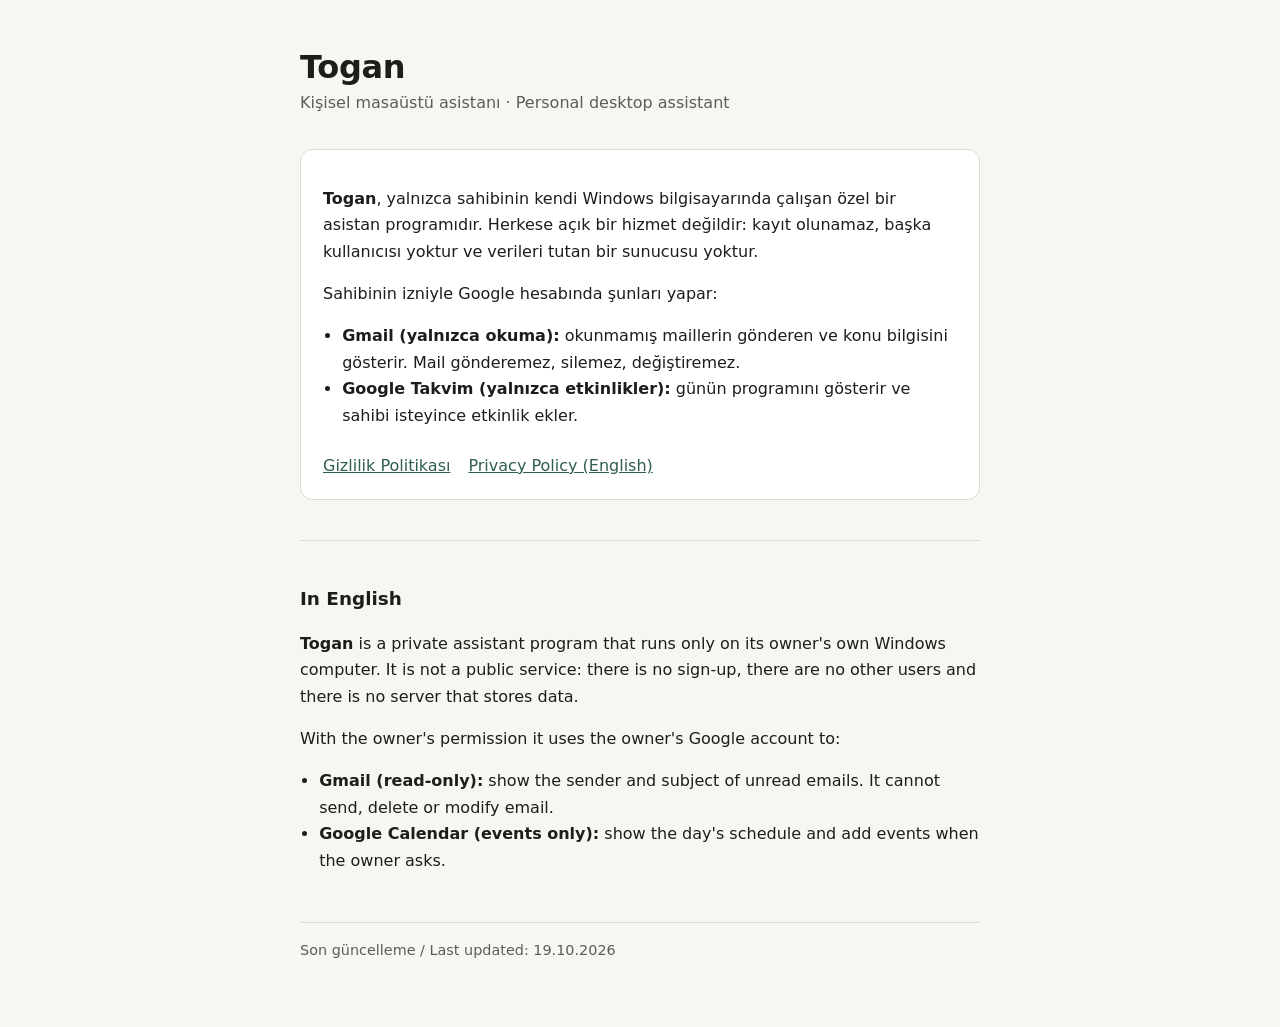
<file: index.html>
<!doctype html>
<html lang="tr">
<head>
<meta charset="utf-8">
<meta name="viewport" content="width=device-width, initial-scale=1">
<title>Togan</title>
<meta name="description" content="Togan: yalnızca sahibinin bilgisayarında çalışan kişisel masaüstü asistanı.">
<link rel="stylesheet" href="style.css">
</head>
<body>
<main>
  <h1>Togan</h1>
  <p class="sub">Kişisel masaüstü asistanı · Personal desktop assistant</p>

  <div class="card">
    <p><strong>Togan</strong>, yalnızca sahibinin kendi Windows bilgisayarında çalışan özel bir
    asistan programıdır. Herkese açık bir hizmet değildir: kayıt olunamaz, başka kullanıcısı yoktur
    ve verileri tutan bir sunucusu yoktur.</p>
    <p>Sahibinin izniyle Google hesabında şunları yapar:</p>
    <ul>
      <li><strong>Gmail (yalnızca okuma):</strong> okunmamış maillerin gönderen ve konu bilgisini
        gösterir. Mail gönderemez, silemez, değiştiremez.</li>
      <li><strong>Google Takvim (yalnızca etkinlikler):</strong> günün programını gösterir ve
        sahibi isteyince etkinlik ekler.</li>
    </ul>
    <nav><a href="privacy.html">Gizlilik Politikası</a><a href="privacy.html#en">Privacy Policy (English)</a></nav>
  </div>

  <div class="lang" lang="en">
    <h2>In English</h2>
    <p><strong>Togan</strong> is a private assistant program that runs only on its owner's own Windows
    computer. It is not a public service: there is no sign-up, there are no other users and there is no
    server that stores data.</p>
    <p>With the owner's permission it uses the owner's Google account to:</p>
    <ul>
      <li><strong>Gmail (read-only):</strong> show the sender and subject of unread emails. It cannot
        send, delete or modify email.</li>
      <li><strong>Google Calendar (events only):</strong> show the day's schedule and add events when
        the owner asks.</li>
    </ul>
  </div>

  <footer>Son güncelleme / Last updated: 19.10.2026</footer>
</main>
</body>
</html>
</file>
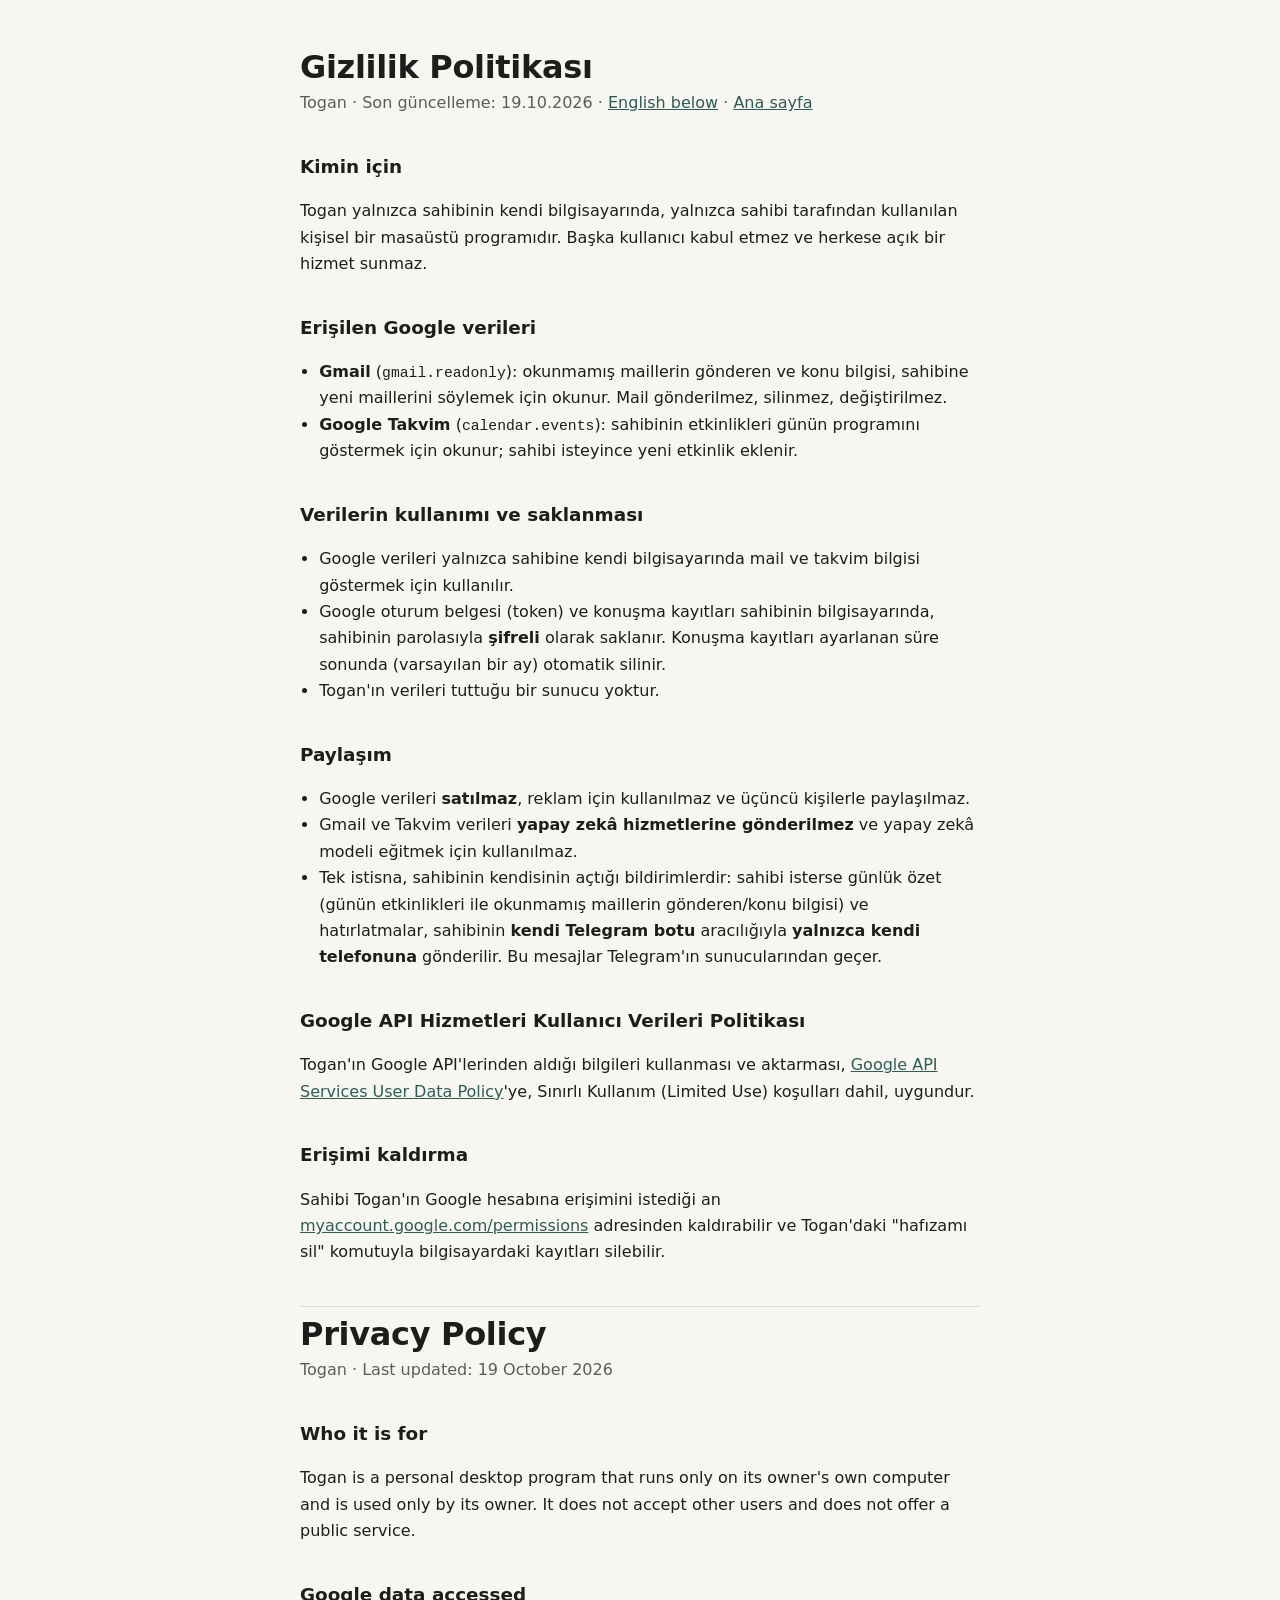
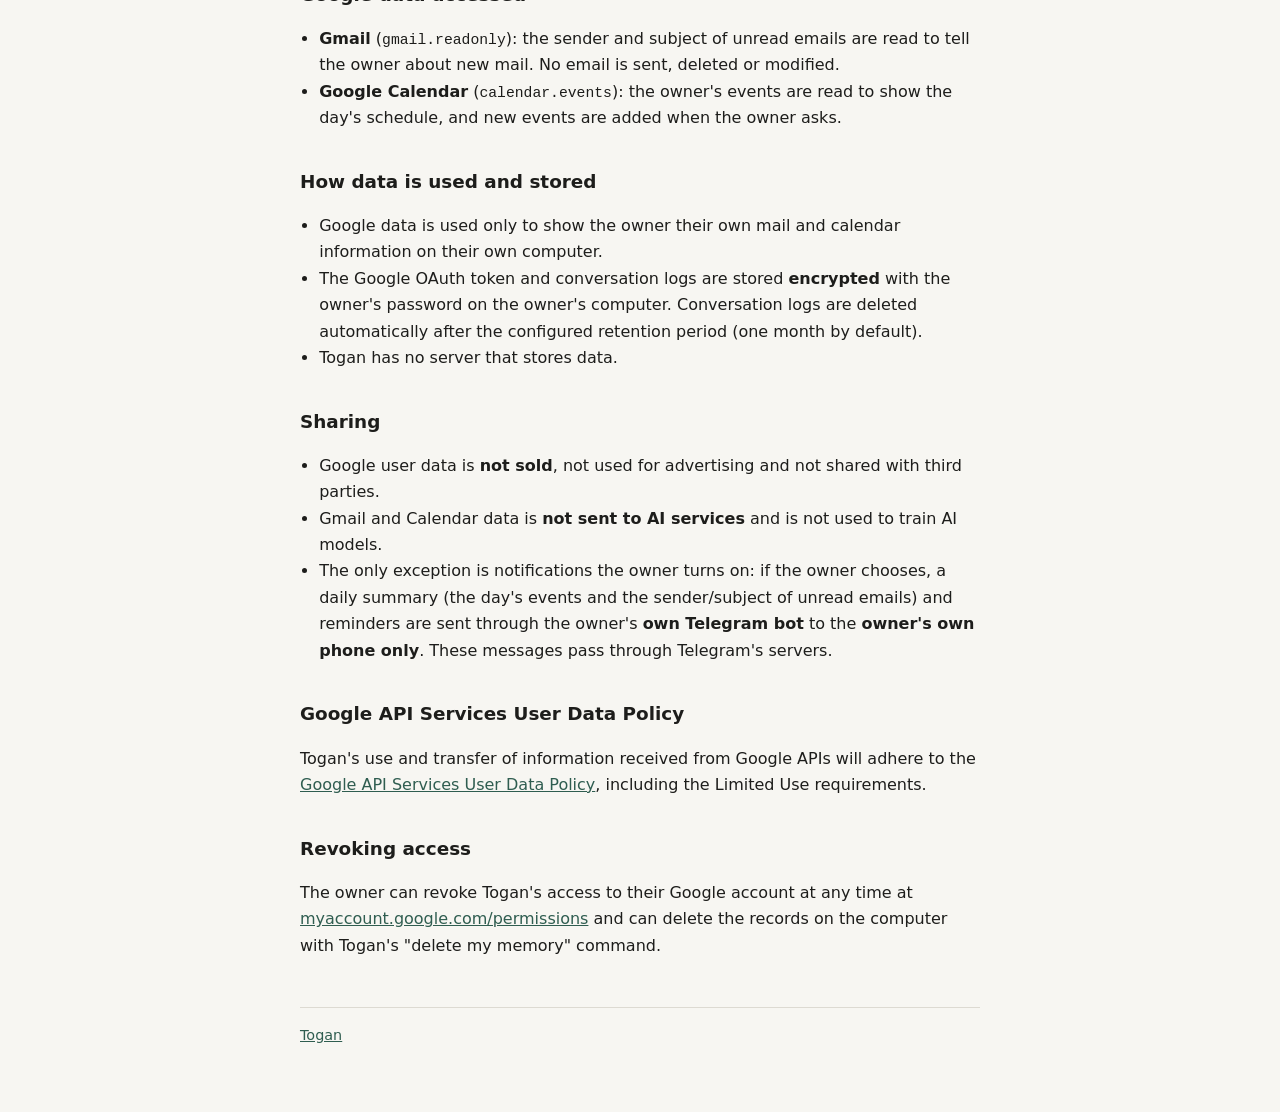
<file: privacy.html>
<!doctype html>
<html lang="tr">
<head>
<meta charset="utf-8">
<meta name="viewport" content="width=device-width, initial-scale=1">
<title>Togan Gizlilik</title>
<meta name="description" content="Togan gizlilik politikası / privacy policy.">
<link rel="stylesheet" href="style.css">
</head>
<body>
<main>
  <h1>Gizlilik Politikası</h1>
  <p class="sub">Togan · Son güncelleme: 19.10.2026 · <a href="#en">English below</a> · <a href="index.html">Ana sayfa</a></p>

  <h2>Kimin için</h2>
  <p>Togan yalnızca sahibinin kendi bilgisayarında, yalnızca sahibi tarafından kullanılan kişisel bir
  masaüstü programıdır. Başka kullanıcı kabul etmez ve herkese açık bir hizmet sunmaz.</p>

  <h2>Erişilen Google verileri</h2>
  <ul>
    <li><strong>Gmail</strong> (<code>gmail.readonly</code>): okunmamış maillerin gönderen ve konu
      bilgisi, sahibine yeni maillerini söylemek için okunur. Mail gönderilmez, silinmez, değiştirilmez.</li>
    <li><strong>Google Takvim</strong> (<code>calendar.events</code>): sahibinin etkinlikleri günün
      programını göstermek için okunur; sahibi isteyince yeni etkinlik eklenir.</li>
  </ul>

  <h2>Verilerin kullanımı ve saklanması</h2>
  <ul>
    <li>Google verileri yalnızca sahibine kendi bilgisayarında mail ve takvim bilgisi göstermek için
      kullanılır.</li>
    <li>Google oturum belgesi (token) ve konuşma kayıtları sahibinin bilgisayarında, sahibinin
      parolasıyla <strong>şifreli</strong> olarak saklanır. Konuşma kayıtları ayarlanan süre sonunda
      (varsayılan bir ay) otomatik silinir.</li>
    <li>Togan'ın verileri tuttuğu bir sunucu yoktur.</li>
  </ul>

  <h2>Paylaşım</h2>
  <ul>
    <li>Google verileri <strong>satılmaz</strong>, reklam için kullanılmaz ve üçüncü kişilerle
      paylaşılmaz.</li>
    <li>Gmail ve Takvim verileri <strong>yapay zekâ hizmetlerine gönderilmez</strong> ve yapay zekâ
      modeli eğitmek için kullanılmaz.</li>
    <li>Tek istisna, sahibinin kendisinin açtığı bildirimlerdir: sahibi isterse günlük özet (günün
      etkinlikleri ile okunmamış maillerin gönderen/konu bilgisi) ve hatırlatmalar, sahibinin
      <strong>kendi Telegram botu</strong> aracılığıyla <strong>yalnızca kendi telefonuna</strong>
      gönderilir. Bu mesajlar Telegram'ın sunucularından geçer.</li>
  </ul>

  <h2>Google API Hizmetleri Kullanıcı Verileri Politikası</h2>
  <p>Togan'ın Google API'lerinden aldığı bilgileri kullanması ve aktarması,
  <a href="https://developers.google.com/terms/api-services-user-data-policy">Google API Services User Data
  Policy</a>'ye, Sınırlı Kullanım (Limited Use) koşulları dahil, uygundur.</p>

  <h2>Erişimi kaldırma</h2>
  <p>Sahibi Togan'ın Google hesabına erişimini istediği an
  <a href="https://myaccount.google.com/permissions">myaccount.google.com/permissions</a> adresinden
  kaldırabilir ve Togan'daki "hafızamı sil" komutuyla bilgisayardaki kayıtları silebilir.</p>

  <div class="lang" lang="en" id="en">
    <h1>Privacy Policy</h1>
    <p class="sub">Togan · Last updated: 19 October 2026</p>

    <h2>Who it is for</h2>
    <p>Togan is a personal desktop program that runs only on its owner's own computer and is used only by
    its owner. It does not accept other users and does not offer a public service.</p>

    <h2>Google data accessed</h2>
    <ul>
      <li><strong>Gmail</strong> (<code>gmail.readonly</code>): the sender and subject of unread emails
        are read to tell the owner about new mail. No email is sent, deleted or modified.</li>
      <li><strong>Google Calendar</strong> (<code>calendar.events</code>): the owner's events are read to
        show the day's schedule, and new events are added when the owner asks.</li>
    </ul>

    <h2>How data is used and stored</h2>
    <ul>
      <li>Google data is used only to show the owner their own mail and calendar information on their own
        computer.</li>
      <li>The Google OAuth token and conversation logs are stored <strong>encrypted</strong> with the
        owner's password on the owner's computer. Conversation logs are deleted automatically after the
        configured retention period (one month by default).</li>
      <li>Togan has no server that stores data.</li>
    </ul>

    <h2>Sharing</h2>
    <ul>
      <li>Google user data is <strong>not sold</strong>, not used for advertising and not shared with
        third parties.</li>
      <li>Gmail and Calendar data is <strong>not sent to AI services</strong> and is not used to train
        AI models.</li>
      <li>The only exception is notifications the owner turns on: if the owner chooses, a daily summary
        (the day's events and the sender/subject of unread emails) and reminders are sent through the
        owner's <strong>own Telegram bot</strong> to the <strong>owner's own phone only</strong>. These
        messages pass through Telegram's servers.</li>
    </ul>

    <h2>Google API Services User Data Policy</h2>
    <p>Togan's use and transfer of information received from Google APIs will adhere to the
    <a href="https://developers.google.com/terms/api-services-user-data-policy">Google API Services User Data
    Policy</a>, including the Limited Use requirements.</p>

    <h2>Revoking access</h2>
    <p>The owner can revoke Togan's access to their Google account at any time at
    <a href="https://myaccount.google.com/permissions">myaccount.google.com/permissions</a> and can
    delete the records on the computer with Togan's "delete my memory" command.</p>
  </div>

  <footer><a href="index.html">Togan</a></footer>
</main>
</body>
</html>
</file>
<file: style.css>
:root{--bg:#f7f6f2;--fg:#1d1d1b;--muted:#5d5c57;--line:#dddad2;--accent:#2f5d50;--card:#ffffff}
@media (prefers-color-scheme:dark){:root{--bg:#161715;--fg:#ecebe6;--muted:#a6a59e;--line:#2f302c;--accent:#8cc4b2;--card:#1e1f1c}}
*{box-sizing:border-box}
body{margin:0;background:var(--bg);color:var(--fg);font:16px/1.65 system-ui,-apple-system,"Segoe UI",Roboto,sans-serif}
main{max-width:720px;margin:0 auto;padding:48px 20px 64px}
h1{font-size:2rem;line-height:1.2;margin:0 0 .25rem;letter-spacing:-.01em}
h2{font-size:1.15rem;margin:2.2rem 0 .5rem}
h3{font-size:1rem;margin:1.4rem 0 .3rem}
p,li{color:var(--fg)}
.sub{color:var(--muted);margin:0 0 2rem}
.card{background:var(--card);border:1px solid var(--line);border-radius:12px;padding:20px 22px;margin:1.2rem 0}
ul{padding-left:1.2rem}
a{color:var(--accent)}
nav{display:flex;gap:18px;flex-wrap:wrap;margin:1.5rem 0 0}
.lang{border-top:1px solid var(--line);margin-top:2.5rem;padding-top:.5rem}
footer{color:var(--muted);font-size:.9rem;margin-top:3rem;border-top:1px solid var(--line);padding-top:1rem}
code{font-size:.92em}
</file>
